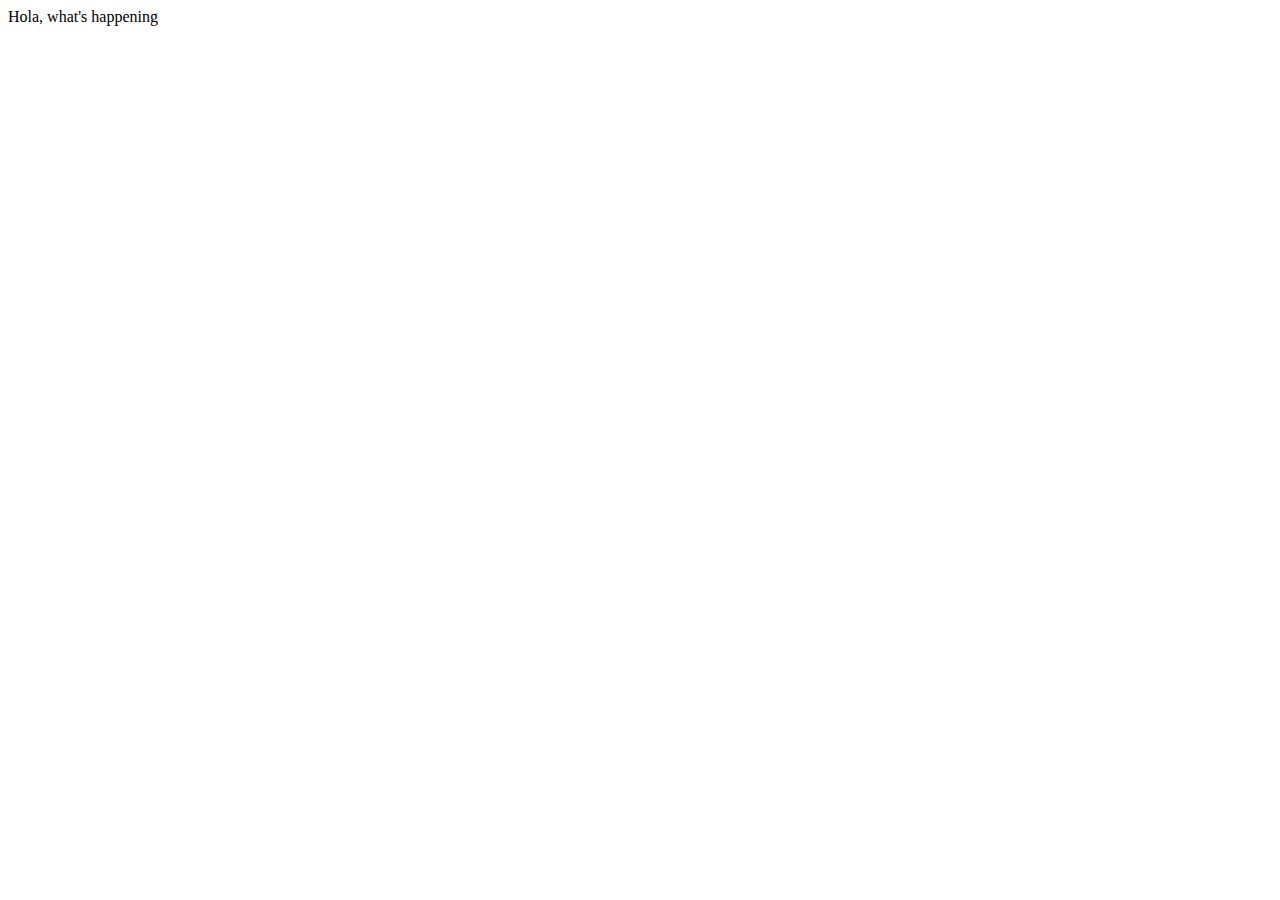
<file: index.html>
<!DOCTYPE html>
<!--[if lt IE 7]>      <html class="no-js lt-ie9 lt-ie8 lt-ie7"> <![endif]-->
<!--[if IE 7]>         <html class="no-js lt-ie9 lt-ie8"> <![endif]-->
<!--[if IE 8]>         <html class="no-js lt-ie9"> <![endif]-->
<!--[if gt IE 8]>      <html class="no-js"> <!--<![endif]-->
<html>
    <head>
        <meta charset="utf-8">
        <meta http-equiv="X-UA-Compatible" content="IE=edge">
        <title>Jorge Girao</title>
        <meta name="description" content="">
        <meta name="viewport" content="width=device-width, initial-scale=1">
        <link rel="stylesheet" href="">
    </head>
    <body>
        <!--[if lt IE 7]>
            <p class="browsehappy">You are using an <strong>outdated</strong> browser. Please <a href="#">upgrade your browser</a> to improve your experience.</p>
        <![endif]-->
        Hola, what's happening
        <script src="" async defer></script>
    </body>
</html>
</file>
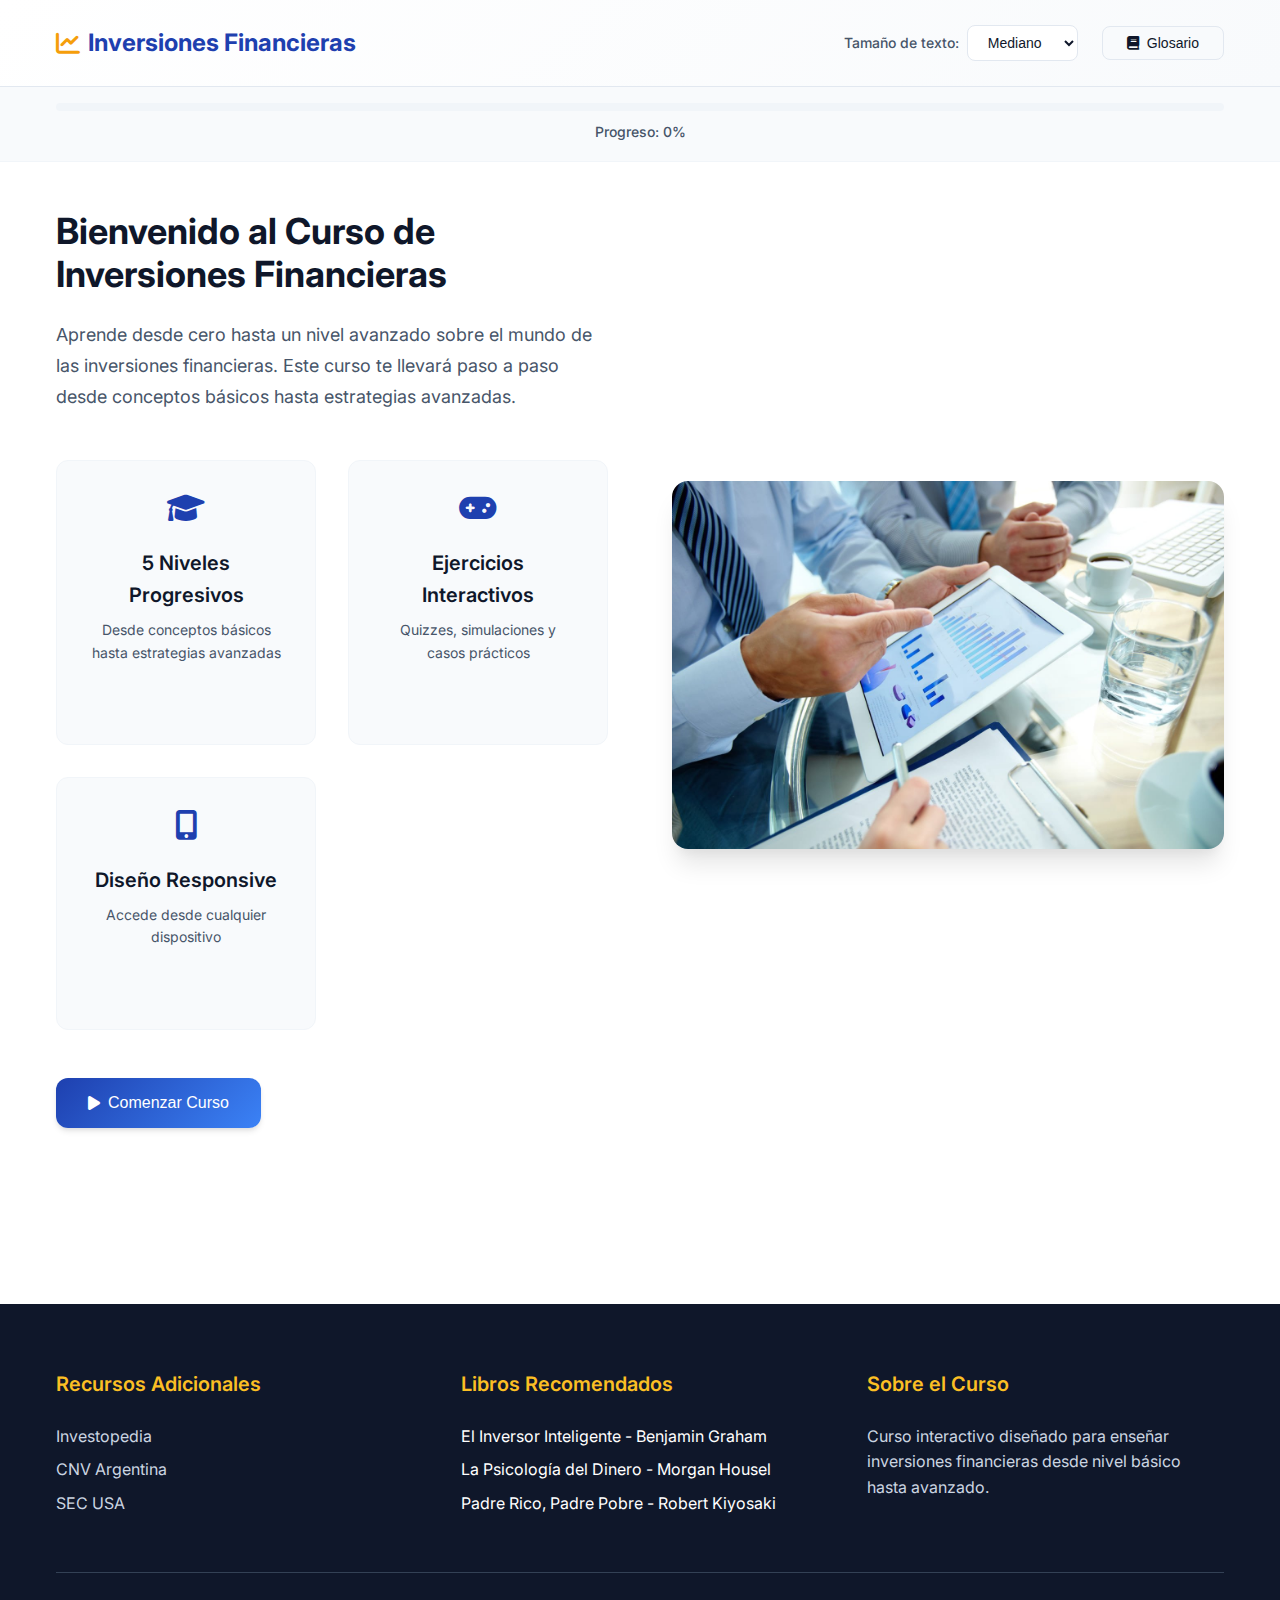
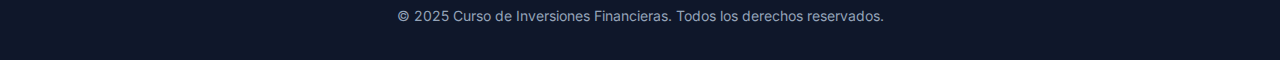
<file: curso-inversiones/index.html>
<!DOCTYPE html>
<html lang="es">
<head>
    <meta charset="UTF-8">
    <meta name="viewport" content="width=device-width, initial-scale=1.0">
    <title>Curso Interactivo de Inversiones Financieras</title>
    <link rel="stylesheet" href="css/styles.css">
    <link href="https://fonts.googleapis.com/css2?family=Inter:wght@300;400;500;600;700&display=swap" rel="stylesheet">
    <link rel="stylesheet" href="https://cdnjs.cloudflare.com/ajax/libs/font-awesome/6.0.0/css/all.min.css">
</head>
<body>
    <!-- Header -->
    <header class="header">
        <div class="container">
            <div class="header-content">
                <h1 class="logo">
                    <i class="fas fa-chart-line"></i>
                    Inversiones Financieras
                </h1>
                <div class="header-controls">
                    <div class="text-size-selector">
                        <label for="textSize">Tamaño de texto:</label>
                        <select id="textSize">
                            <option value="small">Pequeño</option>
                            <option value="medium" selected>Mediano</option>
                            <option value="large">Grande</option>
                        </select>
                    </div>
                    <button id="glossaryBtn" class="btn-secondary">
                        <i class="fas fa-book"></i>
                        Glosario
                    </button>
                </div>
            </div>
        </div>
    </header>

    <!-- Progress Bar -->
    <div class="progress-container">
        <div class="container">
            <div class="progress-bar">
                <div class="progress-fill" id="progressFill"></div>
            </div>
            <div class="progress-text">
                <span id="progressText">Progreso: 0%</span>
            </div>
        </div>
    </div>

    <!-- Main Content -->
    <main class="main-content">
        <div class="container">
            <!-- Welcome Section -->
            <section id="welcome" class="section active">
                <div class="welcome-content">
                    <div class="welcome-text">
                        <h2>Bienvenido al Curso de Inversiones Financieras</h2>
                        <p>Aprende desde cero hasta un nivel avanzado sobre el mundo de las inversiones financieras. Este curso te llevará paso a paso desde conceptos básicos hasta estrategias avanzadas.</p>
                        <div class="course-features">
                            <div class="feature">
                                <i class="fas fa-graduation-cap"></i>
                                <h3>5 Niveles Progresivos</h3>
                                <p>Desde conceptos básicos hasta estrategias avanzadas</p>
                            </div>
                            <div class="feature">
                                <i class="fas fa-gamepad"></i>
                                <h3>Ejercicios Interactivos</h3>
                                <p>Quizzes, simulaciones y casos prácticos</p>
                            </div>
                            <div class="feature">
                                <i class="fas fa-mobile-alt"></i>
                                <h3>Diseño Responsive</h3>
                                <p>Accede desde cualquier dispositivo</p>
                            </div>
                        </div>
                        <button id="startCourseBtn" class="btn-primary">
                            <i class="fas fa-play"></i>
                            Comenzar Curso
                        </button>
                    </div>
                    <div class="welcome-image">
                        <img src="images/inversiones-financieras.jpg" alt="Inversiones Financieras" />
                    </div>
                </div>
            </section>

            <!-- Course Navigation -->
            <nav id="courseNav" class="course-nav hidden">
                <div class="nav-header">
                    <h3>Módulos del Curso</h3>
                    <button id="backToWelcome" class="btn-secondary">
                        <i class="fas fa-home"></i>
                        Inicio
                    </button>
                </div>
                <div class="nav-modules">
                    <div class="module-card" data-module="1">
                        <div class="module-icon">
                            <i class="fas fa-seedling"></i>
                        </div>
                        <div class="module-content">
                            <h4>Nivel 1: Introducción al Mundo de las Inversiones</h4>
                            <p>Conceptos básicos, ahorro vs inversión, riesgo y recompensa</p>
                            <div class="module-status">
                                <span class="status-badge" id="status-1">No iniciado</span>
                            </div>
                        </div>
                    </div>

                    <div class="module-card" data-module="2">
                        <div class="module-icon">
                            <i class="fas fa-users"></i>
                        </div>
                        <div class="module-content">
                            <h4>Nivel 2: Actores y Roles en los Mercados Financieros</h4>
                            <p>Bancos centrales, brokers, reguladores, hedge funds</p>
                            <div class="module-status">
                                <span class="status-badge" id="status-2">Bloqueado</span>
                            </div>
                        </div>
                    </div>

                    <div class="module-card" data-module="3">
                        <div class="module-icon">
                            <i class="fas fa-chart-bar"></i>
                        </div>
                        <div class="module-content">
                            <h4>Nivel 3: Instrumentos Financieros Básicos</h4>
                            <p>Acciones, bonos, fondos mutuos, ETFs, commodities</p>
                            <div class="module-status">
                                <span class="status-badge" id="status-3">Bloqueado</span>
                            </div>
                        </div>
                    </div>

                    <div class="module-card" data-module="4">
                        <div class="module-icon">
                            <i class="fas fa-brain"></i>
                        </div>
                        <div class="module-content">
                            <h4>Nivel 4: Estrategias Avanzadas y Análisis de Mercado</h4>
                            <p>Análisis fundamental, diversificación, derivados, alternatives</p>
                            <div class="module-status">
                                <span class="status-badge" id="status-4">Bloqueado</span>
                            </div>
                        </div>
                    </div>

                    <div class="module-card" data-module="5">
                        <div class="module-icon">
                            <i class="fas fa-history"></i>
                        </div>
                        <div class="module-content">
                            <h4>Nivel 5: Historia de los Mercados y Casos Reales</h4>
                            <p>Historia de los mercados, crisis financieras, casos de estudio</p>
                            <div class="module-status">
                                <span class="status-badge" id="status-5">Bloqueado</span>
                            </div>
                        </div>
                    </div>
                </div>

                <div class="final-exam-section">
                    <div class="exam-card" id="finalExam">
                        <div class="exam-icon">
                            <i class="fas fa-trophy"></i>
                        </div>
                        <div class="exam-content">
                            <h4>Examen Final</h4>
                            <p>Evaluación global de todos los conceptos aprendidos</p>
                            <div class="exam-status">
                                <span class="status-badge" id="exam-status">Bloqueado</span>
                            </div>
                        </div>
                    </div>
                </div>
            </nav>

            <!-- Module Content Container -->
            <div id="moduleContent" class="module-content-container hidden">
                <!-- Module content will be loaded here dynamically -->
            </div>

            <!-- Exercise Container -->
            <div id="exerciseContent" class="exercise-content-container hidden">
                <!-- Exercise content will be loaded here dynamically -->
            </div>
        </div>
    </main>

    <!-- Glossary Modal -->
    <div id="glossaryModal" class="modal">
        <div class="modal-content">
            <div class="modal-header">
                <h3>Glosario de Términos</h3>
                <button class="modal-close" id="closeGlossary">
                    <i class="fas fa-times"></i>
                </button>
            </div>
            <div class="modal-body">
                <div class="glossary-search">
                    <input type="text" id="glossarySearch" placeholder="Buscar término...">
                    <i class="fas fa-search"></i>
                </div>
                <div class="glossary-content" id="glossaryContent">
                    <!-- Glossary terms will be loaded here -->
                </div>
            </div>
        </div>
    </div>

    <!-- Footer -->
    <footer class="footer">
        <div class="container">
            <div class="footer-content">
                <div class="footer-section">
                    <h4>Recursos Adicionales</h4>
                    <ul>
                        <li><a href="https://www.investopedia.com/" target="_blank">Investopedia</a></li>
                        <li><a href="https://www.argentina.gob.ar/cnv" target="_blank">CNV Argentina</a></li>
                        <li><a href="https://www.sec.gov/" target="_blank">SEC USA</a></li>
                    </ul>
                </div>
                <div class="footer-section">
                    <h4>Libros Recomendados</h4>
                    <ul>
                        <li>El Inversor Inteligente - Benjamin Graham</li>
                        <li>La Psicología del Dinero - Morgan Housel</li>
                        <li>Padre Rico, Padre Pobre - Robert Kiyosaki</li>
                    </ul>
                </div>
                <div class="footer-section">
                    <h4>Sobre el Curso</h4>
                    <p>Curso interactivo diseñado para enseñar inversiones financieras desde nivel básico hasta avanzado.</p>
                </div>
            </div>
            <div class="footer-bottom">
                <p>&copy; 2025 Curso de Inversiones Financieras. Todos los derechos reservados.</p>
            </div>
        </div>
    </footer>

    <!-- Scripts -->
    <script src="js/glossary.js"></script>
    <script src="js/progress.js"></script>
    <script src="js/modules.js"></script>
    <script src="js/exercises.js"></script>
    <script src="js/quiz-system.js"></script>
    <script src="js/simulations.js"></script>
    <script src="js/final-exam.js"></script>
    <script src="modules/module1_content.js"></script>
    <script src="modules/module2_content.js"></script>
    <script src="modules/module3_content.js"></script>
    <script src="modules/module4_content.js"></script>
    <script src="modules/module5_content.js"></script>
    <script src="js/main.js"></script>
</body>
</html>
</file>
<file: curso-inversiones/css/styles.css>
/* CSS Variables */
:root {
    /* Colors */
    --primary-color: #1e40af;
    --primary-light: #3b82f6;
    --primary-dark: #1e3a8a;
    --secondary-color: #64748b;
    --accent-color: #f59e0b;
    --accent-light: #fbbf24;
    
    --success-color: #10b981;
    --warning-color: #f59e0b;
    --error-color: #ef4444;
    --info-color: #06b6d4;
    
    --bg-primary: #ffffff;
    --bg-secondary: #f8fafc;
    --bg-tertiary: #f1f5f9;
    --bg-dark: #0f172a;
    
    --text-primary: #0f172a;
    --text-secondary: #475569;
    --text-muted: #64748b;
    --text-light: #94a3b8;
    
    --border-color: #e2e8f0;
    --border-light: #f1f5f9;
    
    /* Typography */
    --font-family: 'Inter', -apple-system, BlinkMacSystemFont, 'Segoe UI', Roboto, sans-serif;
    --font-size-xs: 0.75rem;
    --font-size-sm: 0.875rem;
    --font-size-base: 1rem;
    --font-size-lg: 1.125rem;
    --font-size-xl: 1.25rem;
    --font-size-2xl: 1.5rem;
    --font-size-3xl: 1.875rem;
    --font-size-4xl: 2.25rem;
    
    /* Spacing */
    --spacing-xs: 0.25rem;
    --spacing-sm: 0.5rem;
    --spacing-md: 1rem;
    --spacing-lg: 1.5rem;
    --spacing-xl: 2rem;
    --spacing-2xl: 3rem;
    --spacing-3xl: 4rem;
    
    /* Border Radius */
    --radius-sm: 0.375rem;
    --radius-md: 0.5rem;
    --radius-lg: 0.75rem;
    --radius-xl: 1rem;
    
    /* Shadows */
    --shadow-sm: 0 1px 2px 0 rgba(0, 0, 0, 0.05);
    --shadow-md: 0 4px 6px -1px rgba(0, 0, 0, 0.1), 0 2px 4px -1px rgba(0, 0, 0, 0.06);
    --shadow-lg: 0 10px 15px -3px rgba(0, 0, 0, 0.1), 0 4px 6px -2px rgba(0, 0, 0, 0.05);
    --shadow-xl: 0 20px 25px -5px rgba(0, 0, 0, 0.1), 0 10px 10px -5px rgba(0, 0, 0, 0.04);
    
    /* Transitions */
    --transition-fast: 0.15s ease-in-out;
    --transition-normal: 0.3s ease-in-out;
    --transition-slow: 0.5s ease-in-out;
}

/* Text Size Classes */
.text-small {
    --font-size-xs: 0.625rem;
    --font-size-sm: 0.75rem;
    --font-size-base: 0.875rem;
    --font-size-lg: 1rem;
    --font-size-xl: 1.125rem;
    --font-size-2xl: 1.25rem;
    --font-size-3xl: 1.5rem;
    --font-size-4xl: 1.875rem;
}

.text-large {
    --font-size-xs: 0.875rem;
    --font-size-sm: 1rem;
    --font-size-base: 1.125rem;
    --font-size-lg: 1.25rem;
    --font-size-xl: 1.375rem;
    --font-size-2xl: 1.75rem;
    --font-size-3xl: 2.25rem;
    --font-size-4xl: 2.75rem;
}

/* Reset and Base Styles */
* {
    margin: 0;
    padding: 0;
    box-sizing: border-box;
}

html {
    scroll-behavior: smooth;
}

body {
    font-family: var(--font-family);
    font-size: var(--font-size-base);
    line-height: 1.6;
    color: var(--text-primary);
    background-color: var(--bg-primary);
    overflow-x: hidden;
}

/* Container */
.container {
    max-width: 1200px;
    margin: 0 auto;
    padding: 0 var(--spacing-md);
}

/* Utility Classes */
.hidden {
    display: none !important;
}

.active {
    display: block !important;
}

.text-center {
    text-align: center;
}

.text-left {
    text-align: left;
}

.text-right {
    text-align: right;
}

/* Button Styles */
.btn-primary {
    background: linear-gradient(135deg, var(--primary-color), var(--primary-light));
    color: white;
    border: none;
    padding: var(--spacing-md) var(--spacing-xl);
    border-radius: var(--radius-lg);
    font-size: var(--font-size-base);
    font-weight: 500;
    cursor: pointer;
    transition: all var(--transition-normal);
    display: inline-flex;
    align-items: center;
    gap: var(--spacing-sm);
    text-decoration: none;
    box-shadow: var(--shadow-md);
}

.btn-primary:hover {
    background: linear-gradient(135deg, var(--primary-dark), var(--primary-color));
    transform: translateY(-2px);
    box-shadow: var(--shadow-lg);
}

.btn-secondary {
    background: var(--bg-secondary);
    color: var(--text-primary);
    border: 1px solid var(--border-color);
    padding: var(--spacing-sm) var(--spacing-lg);
    border-radius: var(--radius-md);
    font-size: var(--font-size-sm);
    font-weight: 500;
    cursor: pointer;
    transition: all var(--transition-normal);
    display: inline-flex;
    align-items: center;
    gap: var(--spacing-sm);
    text-decoration: none;
}

.btn-secondary:hover {
    background: var(--bg-tertiary);
    border-color: var(--secondary-color);
    transform: translateY(-1px);
}

/* Header Styles */
.header {
    background: linear-gradient(135deg, var(--bg-primary), var(--bg-secondary));
    border-bottom: 1px solid var(--border-color);
    padding: var(--spacing-lg) 0;
    position: sticky;
    top: 0;
    z-index: 100;
    backdrop-filter: blur(10px);
}

.header-content {
    display: flex;
    justify-content: space-between;
    align-items: center;
    flex-wrap: wrap;
    gap: var(--spacing-lg);
}

.logo {
    font-size: var(--font-size-2xl);
    font-weight: 700;
    color: var(--primary-color);
    display: flex;
    align-items: center;
    gap: var(--spacing-sm);
}

.logo i {
    color: var(--accent-color);
}

.header-controls {
    display: flex;
    align-items: center;
    gap: var(--spacing-lg);
}

.text-size-selector {
    display: flex;
    align-items: center;
    gap: var(--spacing-sm);
}

.text-size-selector label {
    font-size: var(--font-size-sm);
    color: var(--text-secondary);
    font-weight: 500;
}

.text-size-selector select {
    padding: var(--spacing-sm) var(--spacing-md);
    border: 1px solid var(--border-color);
    border-radius: var(--radius-md);
    background: var(--bg-primary);
    color: var(--text-primary);
    font-size: var(--font-size-sm);
    cursor: pointer;
    transition: border-color var(--transition-fast);
}

.text-size-selector select:focus {
    outline: none;
    border-color: var(--primary-color);
}

/* Progress Bar */
.progress-container {
    background: var(--bg-secondary);
    padding: var(--spacing-md) 0;
    border-bottom: 1px solid var(--border-light);
}

.progress-bar {
    width: 100%;
    height: 8px;
    background: var(--border-light);
    border-radius: var(--radius-sm);
    overflow: hidden;
    margin-bottom: var(--spacing-sm);
}

.progress-fill {
    height: 100%;
    background: linear-gradient(90deg, var(--primary-color), var(--accent-color));
    border-radius: var(--radius-sm);
    transition: width var(--transition-slow);
    width: 0%;
}

.progress-text {
    text-align: center;
}

.progress-text span {
    font-size: var(--font-size-sm);
    color: var(--text-secondary);
    font-weight: 500;
}

/* Main Content */
.main-content {
    min-height: calc(100vh - 200px);
    padding: var(--spacing-2xl) 0;
}

.section {
    display: none;
}

.section.active {
    display: block;
    animation: fadeIn var(--transition-normal);
}

@keyframes fadeIn {
    from {
        opacity: 0;
        transform: translateY(20px);
    }
    to {
        opacity: 1;
        transform: translateY(0);
    }
}

/* Welcome Section */
.welcome-content {
    display: grid;
    grid-template-columns: 1fr 1fr;
    gap: var(--spacing-3xl);
    align-items: center;
    margin-bottom: var(--spacing-3xl);
}

.welcome-text h2 {
    font-size: var(--font-size-4xl);
    font-weight: 700;
    color: var(--text-primary);
    margin-bottom: var(--spacing-lg);
    line-height: 1.2;
}

.welcome-text p {
    font-size: var(--font-size-lg);
    color: var(--text-secondary);
    margin-bottom: var(--spacing-2xl);
    line-height: 1.7;
}

.welcome-image {
    text-align: center;
}

.welcome-image img {
    max-width: 100%;
    height: auto;
    border-radius: var(--radius-xl);
    box-shadow: var(--shadow-xl);
    transition: transform var(--transition-normal);
}

.welcome-image img:hover {
    transform: scale(1.02);
}

.course-features {
    display: grid;
    grid-template-columns: repeat(auto-fit, minmax(250px, 1fr));
    gap: var(--spacing-xl);
    margin-bottom: var(--spacing-2xl);
}

.feature {
    text-align: center;
    padding: var(--spacing-xl);
    background: var(--bg-secondary);
    border-radius: var(--radius-lg);
    border: 1px solid var(--border-light);
    transition: all var(--transition-normal);
}

.feature:hover {
    transform: translateY(-4px);
    box-shadow: var(--shadow-lg);
    border-color: var(--primary-light);
}

.feature i {
    font-size: var(--font-size-3xl);
    color: var(--primary-color);
    margin-bottom: var(--spacing-lg);
}

.feature h3 {
    font-size: var(--font-size-xl);
    font-weight: 600;
    color: var(--text-primary);
    margin-bottom: var(--spacing-sm);
}

.feature p {
    font-size: var(--font-size-sm);
    color: var(--text-secondary);
    line-height: 1.6;
}

/* Course Navigation */
.course-nav {
    animation: slideIn var(--transition-normal);
}

@keyframes slideIn {
    from {
        opacity: 0;
        transform: translateX(-20px);
    }
    to {
        opacity: 1;
        transform: translateX(0);
    }
}

.nav-header {
    display: flex;
    justify-content: space-between;
    align-items: center;
    margin-bottom: var(--spacing-2xl);
    padding-bottom: var(--spacing-lg);
    border-bottom: 2px solid var(--border-light);
}

.nav-header h3 {
    font-size: var(--font-size-3xl);
    font-weight: 700;
    color: var(--text-primary);
}

.nav-modules {
    display: grid;
    gap: var(--spacing-xl);
    margin-bottom: var(--spacing-2xl);
}

.module-card {
    display: flex;
    align-items: center;
    gap: var(--spacing-xl);
    padding: var(--spacing-xl);
    background: var(--bg-primary);
    border: 2px solid var(--border-light);
    border-radius: var(--radius-lg);
    cursor: pointer;
    transition: all var(--transition-normal);
    position: relative;
    overflow: hidden;
}

.module-card::before {
    content: '';
    position: absolute;
    top: 0;
    left: 0;
    width: 4px;
    height: 100%;
    background: var(--primary-color);
    transform: scaleY(0);
    transition: transform var(--transition-normal);
}

.module-card:hover::before {
    transform: scaleY(1);
}

.module-card:hover {
    transform: translateX(8px);
    box-shadow: var(--shadow-lg);
    border-color: var(--primary-light);
}

.module-card.available {
    border-color: var(--success-color);
}

.module-card.completed {
    border-color: var(--accent-color);
    background: linear-gradient(135deg, var(--bg-primary), var(--bg-secondary));
}

.module-card.locked {
    opacity: 0.6;
    cursor: not-allowed;
}

.module-icon {
    flex-shrink: 0;
    width: 60px;
    height: 60px;
    background: linear-gradient(135deg, var(--primary-light), var(--primary-color));
    border-radius: var(--radius-lg);
    display: flex;
    align-items: center;
    justify-content: center;
    color: white;
    font-size: var(--font-size-2xl);
}

.module-content {
    flex: 1;
}

.module-content h4 {
    font-size: var(--font-size-xl);
    font-weight: 600;
    color: var(--text-primary);
    margin-bottom: var(--spacing-sm);
}

.module-content p {
    font-size: var(--font-size-base);
    color: var(--text-secondary);
    line-height: 1.6;
    margin-bottom: var(--spacing-md);
}

.module-status {
    display: flex;
    align-items: center;
    gap: var(--spacing-sm);
}

.status-badge {
    padding: var(--spacing-xs) var(--spacing-md);
    border-radius: var(--radius-sm);
    font-size: var(--font-size-xs);
    font-weight: 600;
    text-transform: uppercase;
    letter-spacing: 0.5px;
}

.status-badge.not-started {
    background: var(--bg-tertiary);
    color: var(--text-muted);
}

.status-badge.available {
    background: var(--success-color);
    color: white;
}

.status-badge.in-progress {
    background: var(--info-color);
    color: white;
}

.status-badge.completed {
    background: var(--accent-color);
    color: white;
}

.status-badge.locked {
    background: var(--bg-tertiary);
    color: var(--text-light);
}

/* Final Exam Section */
.final-exam-section {
    margin-top: var(--spacing-2xl);
    padding-top: var(--spacing-2xl);
    border-top: 2px solid var(--border-light);
}

.exam-card {
    display: flex;
    align-items: center;
    gap: var(--spacing-xl);
    padding: var(--spacing-2xl);
    background: linear-gradient(135deg, var(--accent-color), var(--accent-light));
    border-radius: var(--radius-lg);
    color: white;
    cursor: pointer;
    transition: all var(--transition-normal);
    box-shadow: var(--shadow-lg);
}

.exam-card:hover {
    transform: translateY(-4px);
    box-shadow: var(--shadow-xl);
}

.exam-card.locked {
    background: var(--bg-tertiary);
    color: var(--text-muted);
    cursor: not-allowed;
}

.exam-icon {
    flex-shrink: 0;
    width: 80px;
    height: 80px;
    background: rgba(255, 255, 255, 0.2);
    border-radius: var(--radius-lg);
    display: flex;
    align-items: center;
    justify-content: center;
    font-size: var(--font-size-3xl);
}

.exam-content h4 {
    font-size: var(--font-size-2xl);
    font-weight: 700;
    margin-bottom: var(--spacing-sm);
}

.exam-content p {
    font-size: var(--font-size-lg);
    opacity: 0.9;
    line-height: 1.6;
}

/* Modal Styles */
.modal {
    display: none;
    position: fixed;
    top: 0;
    left: 0;
    width: 100%;
    height: 100%;
    background: rgba(0, 0, 0, 0.5);
    z-index: 1000;
    backdrop-filter: blur(4px);
}

.modal.active {
    display: flex;
    align-items: center;
    justify-content: center;
    animation: modalFadeIn var(--transition-normal);
}

@keyframes modalFadeIn {
    from {
        opacity: 0;
    }
    to {
        opacity: 1;
    }
}

.modal-content {
    background: var(--bg-primary);
    border-radius: var(--radius-xl);
    box-shadow: var(--shadow-xl);
    max-width: 600px;
    width: 90%;
    max-height: 80vh;
    overflow: hidden;
    animation: modalSlideIn var(--transition-normal);
}

@keyframes modalSlideIn {
    from {
        opacity: 0;
        transform: translateY(-20px) scale(0.95);
    }
    to {
        opacity: 1;
        transform: translateY(0) scale(1);
    }
}

.modal-header {
    display: flex;
    justify-content: space-between;
    align-items: center;
    padding: var(--spacing-xl);
    border-bottom: 1px solid var(--border-light);
    background: var(--bg-secondary);
}

.modal-header h3 {
    font-size: var(--font-size-2xl);
    font-weight: 600;
    color: var(--text-primary);
}

.modal-close {
    background: none;
    border: none;
    font-size: var(--font-size-xl);
    color: var(--text-secondary);
    cursor: pointer;
    padding: var(--spacing-sm);
    border-radius: var(--radius-md);
    transition: all var(--transition-fast);
}

.modal-close:hover {
    background: var(--bg-tertiary);
    color: var(--text-primary);
}

.modal-body {
    padding: var(--spacing-xl);
    max-height: 60vh;
    overflow-y: auto;
}

/* Glossary Styles */
.glossary-search {
    position: relative;
    margin-bottom: var(--spacing-xl);
}

.glossary-search input {
    width: 100%;
    padding: var(--spacing-md) var(--spacing-lg);
    padding-right: 3rem;
    border: 1px solid var(--border-color);
    border-radius: var(--radius-lg);
    font-size: var(--font-size-base);
    background: var(--bg-secondary);
    transition: border-color var(--transition-fast);
}

.glossary-search input:focus {
    outline: none;
    border-color: var(--primary-color);
}

.glossary-search i {
    position: absolute;
    right: var(--spacing-lg);
    top: 50%;
    transform: translateY(-50%);
    color: var(--text-muted);
}

.glossary-content {
    display: grid;
    gap: var(--spacing-lg);
}

.glossary-term {
    padding: var(--spacing-lg);
    background: var(--bg-secondary);
    border-radius: var(--radius-lg);
    border-left: 4px solid var(--primary-color);
}

.glossary-term h4 {
    font-size: var(--font-size-lg);
    font-weight: 600;
    color: var(--text-primary);
    margin-bottom: var(--spacing-sm);
}

.glossary-term .term-english {
    font-size: var(--font-size-sm);
    color: var(--primary-color);
    font-style: italic;
    margin-bottom: var(--spacing-sm);
}

.glossary-term p {
    font-size: var(--font-size-base);
    color: var(--text-secondary);
    line-height: 1.6;
}

/* Footer */
.footer {
    background: var(--bg-dark);
    color: white;
    padding: var(--spacing-3xl) 0 var(--spacing-xl);
    margin-top: var(--spacing-3xl);
}

.footer-content {
    display: grid;
    grid-template-columns: repeat(auto-fit, minmax(250px, 1fr));
    gap: var(--spacing-2xl);
    margin-bottom: var(--spacing-2xl);
}

.footer-section h4 {
    font-size: var(--font-size-xl);
    font-weight: 600;
    margin-bottom: var(--spacing-lg);
    color: var(--accent-light);
}

.footer-section ul {
    list-style: none;
}

.footer-section li {
    margin-bottom: var(--spacing-sm);
}

.footer-section a {
    color: #cbd5e1;
    text-decoration: none;
    transition: color var(--transition-fast);
}

.footer-section a:hover {
    color: var(--accent-light);
}

.footer-section p {
    color: #cbd5e1;
    line-height: 1.6;
}

.footer-bottom {
    text-align: center;
    padding-top: var(--spacing-xl);
    border-top: 1px solid #334155;
}

.footer-bottom p {
    color: #94a3b8;
    font-size: var(--font-size-sm);
}

/* Responsive Design */
@media (max-width: 768px) {
    .container {
        padding: 0 var(--spacing-sm);
    }
    
    .header-content {
        flex-direction: column;
        text-align: center;
        gap: var(--spacing-md);
    }
    
    .header-controls {
        flex-direction: column;
        gap: var(--spacing-md);
    }
    
    .welcome-content {
        grid-template-columns: 1fr;
        gap: var(--spacing-xl);
        text-align: center;
    }
    
    .welcome-text h2 {
        font-size: var(--font-size-3xl);
    }
    
    .course-features {
        grid-template-columns: 1fr;
    }
    
    .module-card {
        flex-direction: column;
        text-align: center;
        gap: var(--spacing-lg);
    }
    
    .exam-card {
        flex-direction: column;
        text-align: center;
        gap: var(--spacing-lg);
    }
    
    .modal-content {
        width: 95%;
        margin: var(--spacing-md);
    }
    
    .footer-content {
        grid-template-columns: 1fr;
        text-align: center;
    }
}

@media (max-width: 480px) {
    .welcome-text h2 {
        font-size: var(--font-size-2xl);
    }
    
    .nav-header {
        flex-direction: column;
        gap: var(--spacing-md);
        text-align: center;
    }
    
    .module-icon,
    .exam-icon {
        width: 50px;
        height: 50px;
        font-size: var(--font-size-xl);
    }
}
</file>
